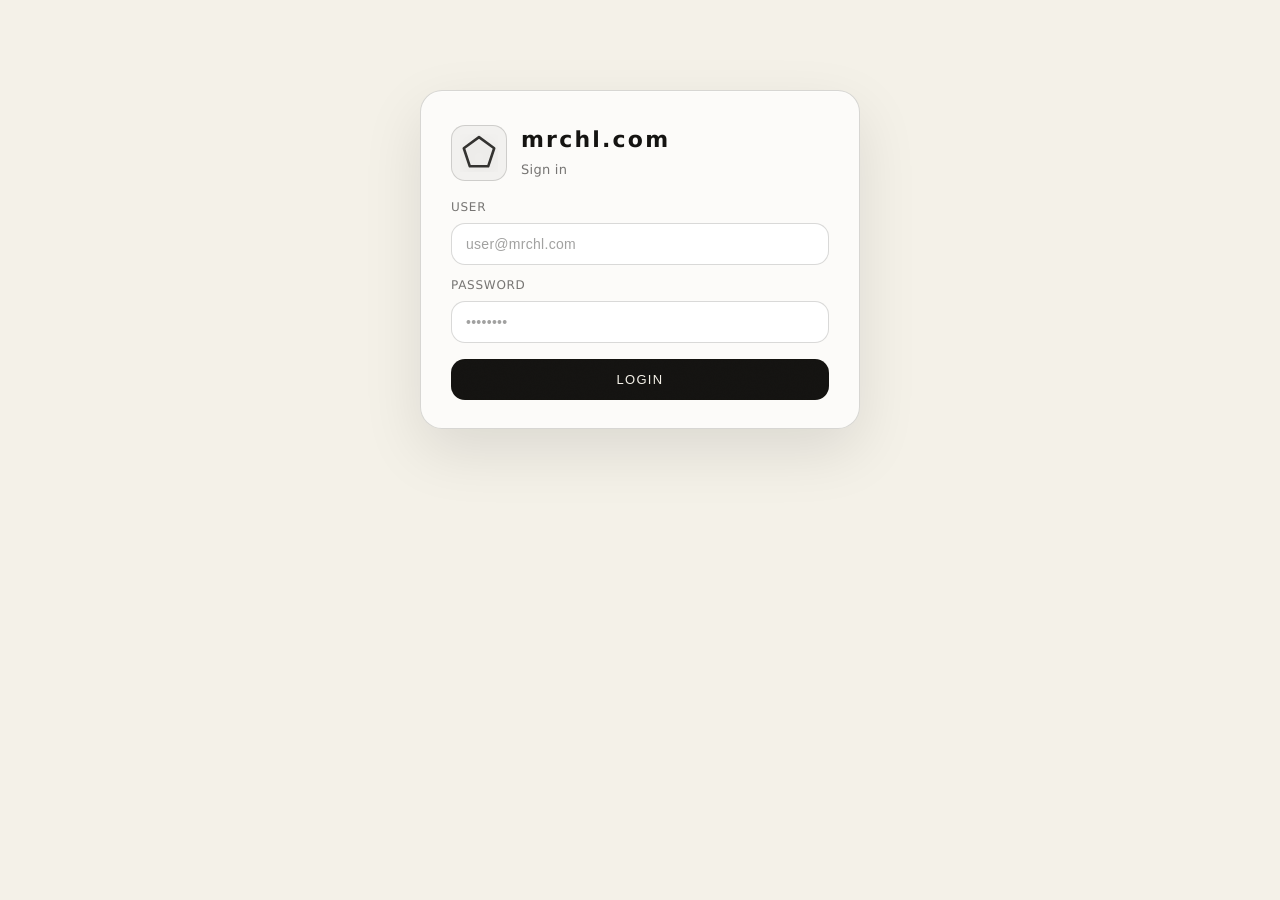
<file: index.html>
<!doctype html>
<html lang="en">
  <head>
    <meta charset="UTF-8" />
    <meta name="viewport" content="width=device-width, initial-scale=1" />
    <meta name="color-scheme" content="light dark" />
    <title>mrchl.com</title>
    <meta name="description" content="mrchl.com" />
    <link rel="icon" href="data:image/svg+xml,%3Csvg xmlns='http://www.w3.org/2000/svg' viewBox='0 0 64 64'%3E%3Crect width='64' height='64' rx='16' fill='black'/%3E%3Cpath d='M32 10 L52 24 L44 50 L20 50 L12 24 Z' fill='white' opacity='.92'/%3E%3C/svg%3E" />
    <link rel="stylesheet" href="./styles.css" />
  </head>
  <body>
    <div class="noise" aria-hidden="true"></div>
    <main class="login">
      <form class="login-card" id="loginForm" autocomplete="off" novalidate>
        <div class="brand">
          <span class="pentagon" aria-hidden="true">
            <svg viewBox="0 0 120 120" fill="none" xmlns="http://www.w3.org/2000/svg">
              <path
                d="M60 10 L108 45 L89 102 L31 102 L12 45 Z"
                class="pentagon-stroke"
              />
            </svg>
          </span>
          <div class="brand-text">
            <h1 class="domain">mrchl.com</h1>
            <p class="hint">Sign in</p>
          </div>
        </div>
        <div class="fields" aria-label="Login">
          <label class="field">
            <span class="label">User</span>
            <input
              class="input"
              name="user"
              inputmode="email"
              autocomplete="username"
              placeholder="user@mrchl.com"
              required
            />
          </label>
          <label class="field">
            <span class="label">Password</span>
            <input
              class="input"
              name="password"
              type="password"
              autocomplete="current-password"
              placeholder="••••••••"
              required
            />
          </label>
          <button class="button" type="submit">Login</button>
        </div>
      </form>
    </main>

    <script>
      const form = document.getElementById("loginForm");
      if (form) {
        form.addEventListener("submit", (event) => {
          event.preventDefault();
          // Intentionally non-functional: redirect to a missing path
          // so GitHub Pages serves `404.html` as an error response.
          window.location.href = "/session";
        });
      }
    </script>
  </body>
</html>
</file>
<file: styles.css>
:root {
  --bg: #f4f1e8;
  --fg: #141311;
  --muted: color-mix(in oklab, var(--fg) 58%, transparent);
  --hairline: color-mix(in oklab, var(--fg) 16%, transparent);
  --card: color-mix(in oklab, white 72%, transparent);
  --cardHover: color-mix(in oklab, white 78%, transparent);
  --shadow: 0 22px 60px color-mix(in oklab, black 10%, transparent);
  --fieldBg: color-mix(in oklab, white 90%, transparent);
  --radius: 18px;
  --focus: 0 0 0 4px color-mix(in oklab, var(--fg) 14%, transparent);
}

@media (prefers-color-scheme: dark) {
  :root {
    --bg: #0c0b0a;
    --fg: #f3f0e8;
    --muted: color-mix(in oklab, var(--fg) 52%, transparent);
    --hairline: color-mix(in oklab, var(--fg) 12%, transparent);
    --card: color-mix(in oklab, var(--fg) 6%, transparent);
    --cardHover: color-mix(in oklab, var(--fg) 9%, transparent);
    --shadow: 0 24px 90px color-mix(in oklab, black 70%, transparent);
    --focus: 0 0 0 4px color-mix(in oklab, var(--fg) 14%, transparent);
    --fieldBg: color-mix(in oklab, var(--fg) 7%, transparent);
  }
}

*,
*::before,
*::after {
  box-sizing: border-box;
}

html,
body {
  height: 100%;
}

body {
  margin: 0;
  color: var(--fg);
  background: var(--bg);
  font-family: ui-sans-serif, system-ui, -apple-system, Segoe UI, Roboto, Helvetica, Arial,
    "Apple Color Emoji", "Segoe UI Emoji";
  line-height: 1.35;
  -webkit-font-smoothing: antialiased;
  -moz-osx-font-smoothing: grayscale;
  text-rendering: geometricPrecision;
}

.noise {
  position: fixed;
  inset: 0;
  pointer-events: none;
  opacity: 0.02;
  mix-blend-mode: overlay;
  background-image: url("data:image/svg+xml,%3Csvg xmlns='http://www.w3.org/2000/svg' width='180' height='180'%3E%3Cfilter id='n'%3E%3CfeTurbulence type='fractalNoise' baseFrequency='.7' numOctaves='3' stitchTiles='stitch'/%3E%3C/filter%3E%3Crect width='180' height='180' filter='url(%23n)' opacity='.6'/%3E%3C/svg%3E");
}

.login {
  min-height: 100%;
  display: grid;
  place-items: start center;
  padding: clamp(56px, 10vh, 120px) 20px 32px;
}

.login-card {
  display: grid;
  align-items: start;
  justify-items: stretch;
  gap: 18px;
  padding: 34px 30px 28px;
  border-radius: 22px;
  border: 1px solid var(--hairline);
  background: var(--card);
  box-shadow: 0 1px 0 color-mix(in oklab, white 30%, transparent) inset, var(--shadow);
  color: inherit;
  outline: none;
  max-width: 440px;
  width: min(440px, 100%);
}

.brand {
  display: grid;
  grid-template-columns: auto 1fr;
  align-items: center;
  gap: 14px;
}

.brand-text {
  min-width: 0;
}

.pentagon {
  width: 56px;
  height: 56px;
  display: grid;
  place-items: center;
  border-radius: 14px;
  background: color-mix(in oklab, var(--fg) 4%, transparent);
  border: 1px solid var(--hairline);
}

.pentagon svg {
  width: 38px;
  height: 38px;
}

.pentagon-stroke {
  stroke: color-mix(in oklab, var(--fg) 86%, transparent);
  stroke-width: 8.2;
  stroke-linejoin: round;
  filter: drop-shadow(0 12px 26px color-mix(in oklab, black 14%, transparent));
}

.domain {
  margin: 0;
  font-weight: 650;
  letter-spacing: 0.10em;
  text-transform: lowercase;
  font-size: 22px;
}

.hint {
  margin: 6px 0 0;
  color: var(--muted);
  font-size: 13px;
  letter-spacing: 0.02em;
}

.fields {
  width: 100%;
  display: grid;
  gap: 12px;
}

.field {
  display: grid;
  gap: 8px;
}

.label {
  color: var(--muted);
  font-size: 12px;
  letter-spacing: 0.06em;
  text-transform: uppercase;
}

.input {
  width: 100%;
  border-radius: 14px;
  border: 1px solid var(--hairline);
  background: var(--fieldBg);
  padding: 12px 14px;
  color: inherit;
  outline: none;
  font-size: 14px;
  letter-spacing: 0.02em;
}

.input::placeholder {
  color: color-mix(in oklab, var(--fg) 40%, transparent);
}

.input:focus-visible {
  box-shadow: var(--focus);
  border-color: color-mix(in oklab, var(--fg) 22%, transparent);
}

.button {
  margin-top: 4px;
  width: 100%;
  border: 1px solid color-mix(in oklab, var(--fg) 22%, transparent);
  background: var(--fg);
  color: var(--bg);
  border-radius: 14px;
  padding: 12px 14px;
  font-size: 13px;
  letter-spacing: 0.10em;
  text-transform: uppercase;
  cursor: pointer;
  outline: none;
}

.button:hover {
  background: color-mix(in oklab, var(--fg) 92%, white 8%);
}

.button:focus-visible {
  box-shadow: var(--focus), 0 12px 28px color-mix(in oklab, var(--fg) 18%, transparent);
}

.button:active {
  transform: translateY(0.5px);
}

.login-card {
  transition:
    background 180ms ease,
    border-color 180ms ease,
    box-shadow 180ms ease;
}

.login-card:hover {
  background: var(--cardHover);
  border-color: color-mix(in oklab, var(--fg) 20%, transparent);
}

.login-card:focus-within {
  box-shadow: var(--focus), var(--shadow);
}

@media (prefers-reduced-motion: reduce) {
  .login-card {
    transition: none;
  }
  .button:active {
    transform: none;
  }
}
</file>
